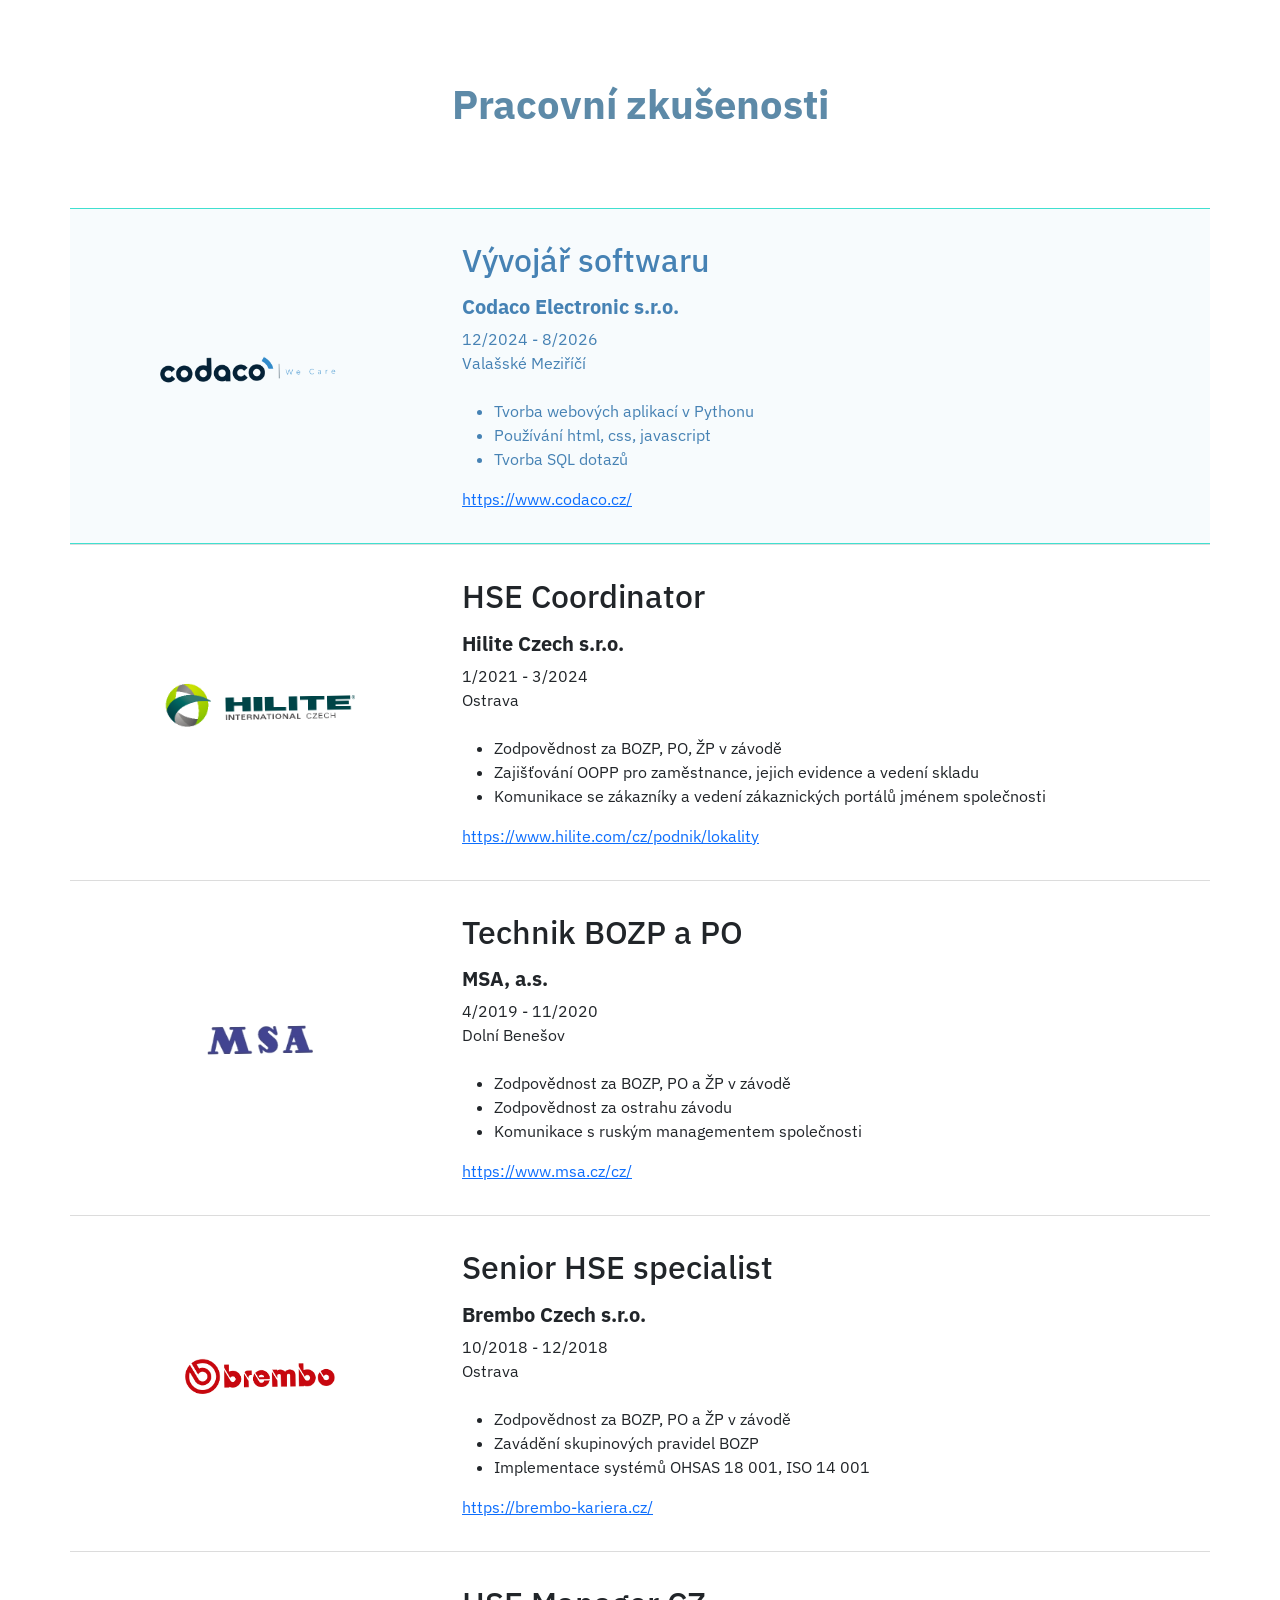
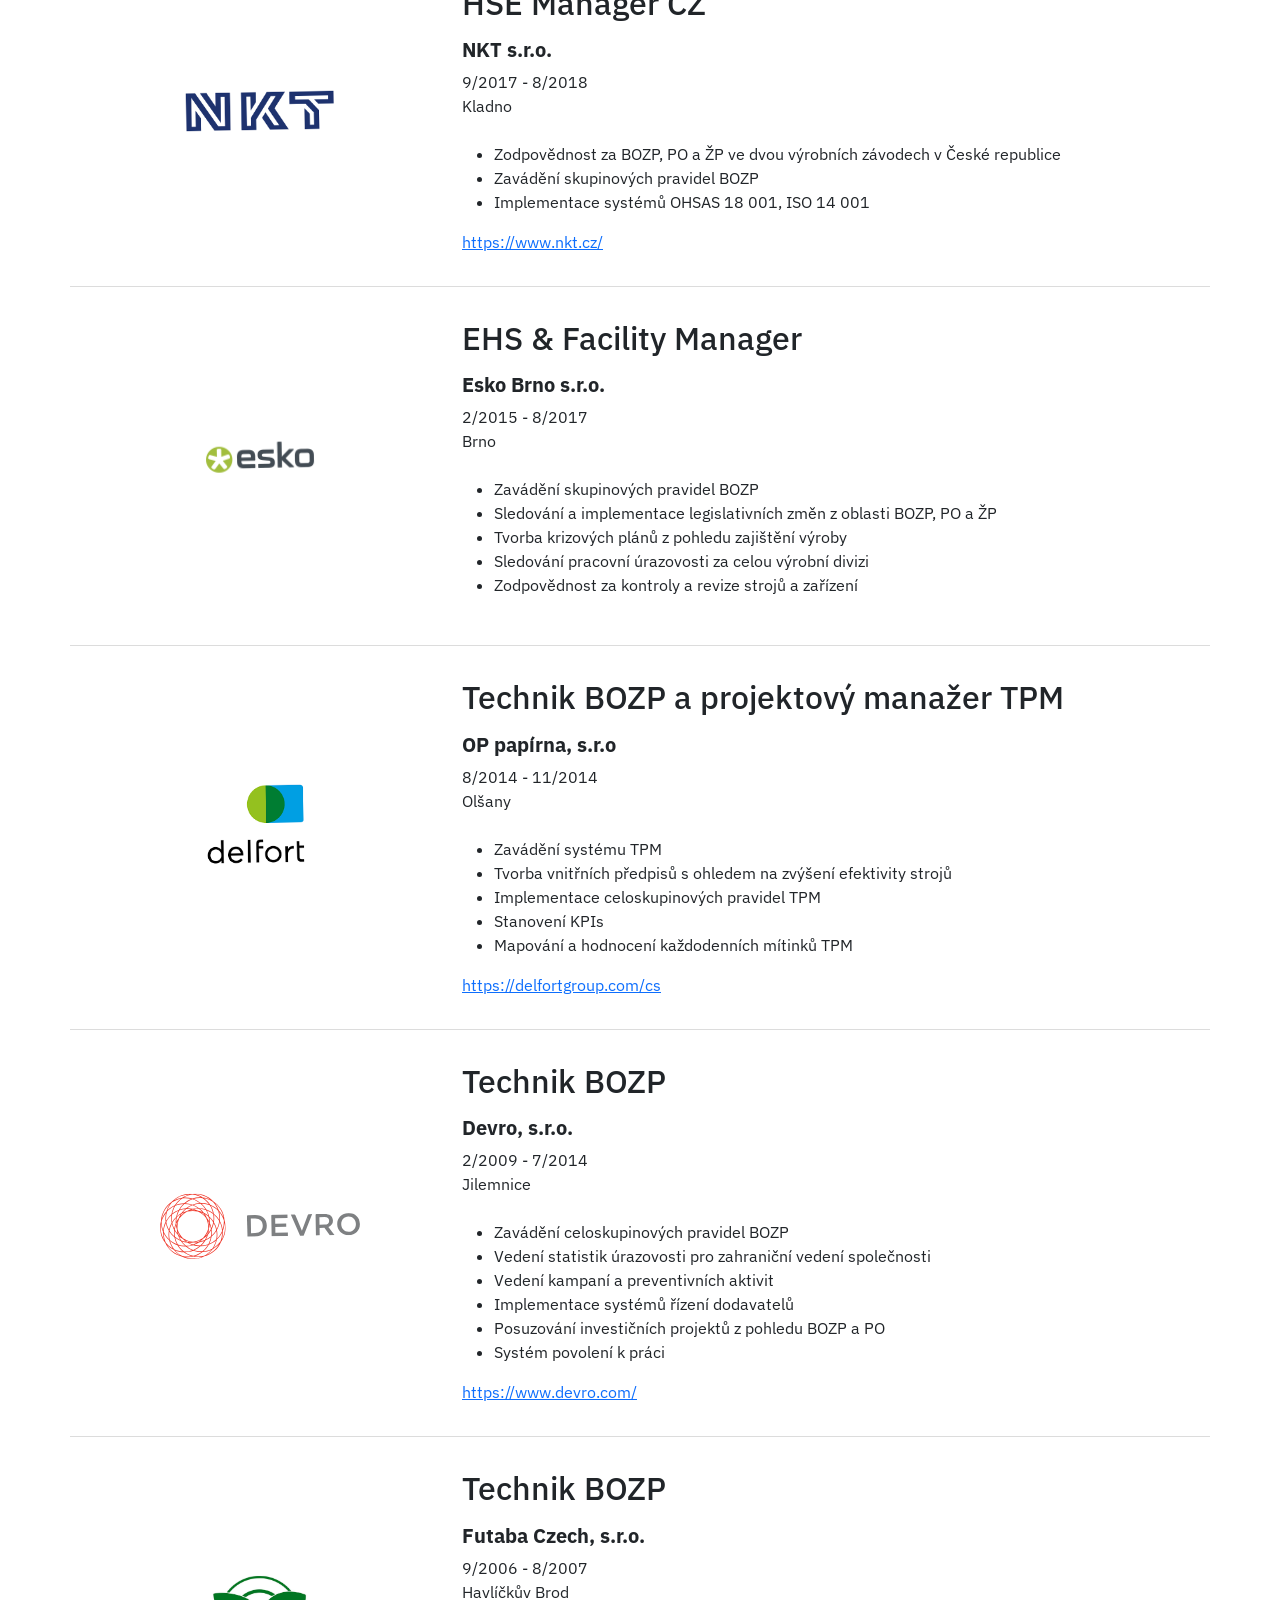
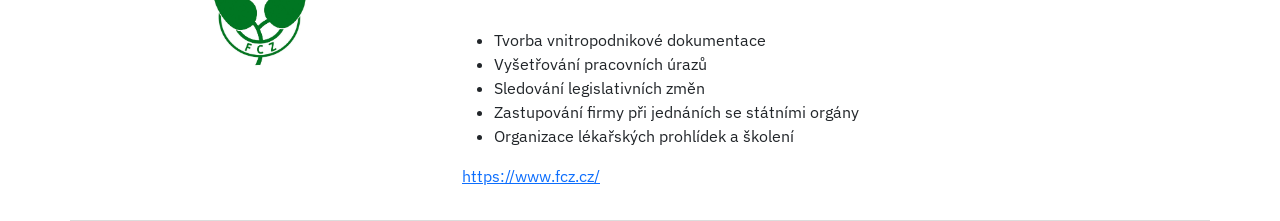
<file: pages/employment.html>
<!DOCTYPE html>
<html lang="en">
<head>
    <meta charset="UTF-8">
    <meta name="viewport" content="width=device-width, initial-scale=1.0">
    <title>Zaměstnání</title>
    <link rel="stylesheet" href="../styles/employment.css">
    <link href="https://cdn.jsdelivr.net/npm/bootstrap@5.3.3/dist/css/bootstrap.min.css" rel="stylesheet" integrity="sha384-QWTKZyjpPEjISv5WaRU9OFeRpok6YctnYmDr5pNlyT2bRjXh0JMhjY6hW+ALEwIH" crossorigin="anonymous">

    <!-- <link href='https://fonts.googleapis.com/css?family=DM Serif Text' rel='stylesheet'> -->
    <link href="https://fonts.googleapis.com/css2?family=Abril+Fatface&family=DM+Serif+Text:ital@0;1&family=IBM+Plex+Sans:ital,wght@0,100;0,200;0,300;0,400;0,500;0,600;0,700;1,100;1,200;1,300;1,400;1,500;1,600;1,700&family=Libre+Baskerville:ital,wght@0,400;0,700;1,400&family=Nerko+One&family=Pacifico&family=Trade+Winds&display=swap" rel="stylesheet">
    <style>
        body {
            font-family: "IBM Plex Sans", sans-serif;font-size: 14px;
        }
    </style>

</head>
<body>

    <h1 style="text-align: center; margin-top: 5rem; margin-bottom: 5rem;" id="employment-title"><b>Pracovní zkušenosti </b></h1>

    <div class="container" style="margin-top: 2rem;">
        <div class="row" style="border-top: 1px solid #40E0D0;border-bottom: 1px solid #40E0D0;" id="row1">
            <div class="col-6 col-sm-6 col-md-4 col-lg-4 col-xl-4 a">
                <p>
                    <img id="hilite" src="../images/codaco.png" alt="Technik BOZP"  style="text-align: center; transform: rotate(-1deg); "/>
                </p>
            </div>
            <div class="col-6 col-sm-6 col-md-8 col-lg-8 col-xl-8 b" style="margin-top: 2rem; margin-bottom: 2rem;">
                <h2 id="h1" style="margin-bottom: 1rem;">Vývojář softwaru</h2>
                    <h5><b>Codaco Electronic s.r.o.</b></h5>
                    12/2024 - 8/2026 <br>
                    Valašské Meziříčí <br>
                    <br>
                    <ul>
                        <li>Tvorba webových aplikací v Pythonu</li>
                        <li>Používání html, css, javascript</li>
                        <li>Tvorba SQL dotazů </li>
                    </ul>

                    <a href="https://www.codaco.cz/">
                        https://www.codaco.cz/
                    </a>
            </div>
        </div>
        <div class="row" style="border-top: 1px solid gainsboro;border-bottom: 1px solid gainsboro;">
            <div class="col-6 col-sm-6 col-md-4 col-lg-4 col-xl-4 a">
                <p>
                    <img id="hilite" src="../images/Hilite.png" alt="Technik BOZP"  style="text-align: center; transform: rotate(-1deg); "/>
                </p>
            </div>
            <div class="col-6 col-sm-6 col-md-8 col-lg-8 col-xl-8 b" style="margin-top: 2rem; margin-bottom: 2rem;">
                <h2 id="h1" style="margin-bottom: 1rem;">HSE Coordinator</h2>
                    <h5><b>Hilite Czech s.r.o.</b></h5>
                    1/2021 - 3/2024 <br>
                    Ostrava <br>
                    <br>
                    <ul>
                        <li>Zodpovědnost za BOZP, PO, ŽP v závodě</li>
                        <li>Zajišťování OOPP pro zaměstnance, jejich evidence a vedení skladu</li>
                        <li>Komunikace se zákazníky a vedení zákaznických portálů jménem společnosti </li>
                    </ul>

                    <a href="https://www.hilite.com/cz/podnik/lokality">
                        https://www.hilite.com/cz/podnik/lokality
                    </a>
            </div>
        </div>
        <div class="row" style="border-bottom: 1px solid gainsboro;">
            <div class="col-6 col-sm-6 col-md-4 col-lg-4 col-xl-4 a">
                <p>
                    <img src="../images/MSA.png" alt="Technik BOZP"  style="width: 150px; text-align: center; transform: rotate(-1deg)"/>
                </p>
            </div>
            <div class="col-6 col-sm-6 col-md-8 col-lg-8 col-xl-8 b" style="margin-top: 2rem; margin-bottom: 2rem;">
                <h2 id="h1" style="margin-bottom: 1rem;">Technik BOZP a PO</h2>
                    <h5><b>MSA, a.s.</b></h5>
                    4/2019 - 11/2020 <br>
                    Dolní Benešov <br>
                    <br>
                    <ul>
                        <li>Zodpovědnost za BOZP, PO a ŽP v závodě</li>
                        <li>Zodpovědnost za ostrahu závodu</li>
                        <li>Komunikace s ruským managementem společnosti </li>
                    </ul>

                    <a href="https://www.msa.cz/cz/">
                        https://www.msa.cz/cz/
                    </a>
            </div>
        </div>
        <div class="row" style="border-bottom: 1px solid gainsboro;">
            <div class="col-6 col-sm-6 col-md-4 col-lg-4 col-xl-4 a">
                <p>
                    <img src="../images/Brembo.png" alt="Technik BOZP"  style="width: 150px; text-align: center; transform: rotate(-1deg)"/>
                </p>
            </div>
            <div class="col-6 col-sm-6 col-md-8 col-lg-8 col-xl-8 b" style="margin-top: 2rem; margin-bottom: 2rem;">
                <h2 id="h1" style="margin-bottom: 1rem;">Senior HSE specialist</h2>
                    <h5><b>Brembo Czech s.r.o.</b></h5>
                    10/2018 - 12/2018 <br>
                    Ostrava <br>
                    <br>
                    <ul>
                        <li>Zodpovědnost za BOZP, PO a ŽP v závodě</li>
                        <li>Zavádění skupinových pravidel BOZP</li>
                        <li>Implementace systémů OHSAS 18 001, ISO 14 001</li>
                    </ul>

                    <a href="https://brembo-kariera.cz/">
                        https://brembo-kariera.cz/
                    </a>
            </div>
        </div>
        <div class="row" style="border-bottom: 1px solid gainsboro;">
            <div class="col-6 col-sm-6 col-md-4 col-lg-4 col-xl-4 a">
                <p>
                    <img src="../images/NKT2.png" alt="Technik BOZP"  style="width: 150px; text-align: center; transform: rotate(-1deg)"/>
                </p>
            </div>
            <div class="col-6 col-sm-6 col-md-8 col-lg-8 col-xl-8 b" style="margin-top: 2rem; margin-bottom: 2rem;">
                <h2 id="h1" style="margin-bottom: 1rem;">HSE Manager CZ</h2>
                    <h5><b>NKT s.r.o.</b></h5>
                    9/2017 - 8/2018 <br>
                    Kladno <br>
                    <br>
                    <ul>
                        <li>Zodpovědnost za BOZP, PO a ŽP ve dvou výrobních závodech v České republice</li>
                        <li>Zavádění skupinových pravidel BOZP</li>
                        <li>Implementace systémů OHSAS 18 001, ISO 14 001</li>
                    </ul>

                    <a href="https://www.nkt.cz/">
                        https://www.nkt.cz/
                    </a>
            </div>
        </div>
        <div class="row" style="border-bottom: 1px solid gainsboro;">
            <div class="col-6 col-sm-6 col-md-4 col-lg-4 col-xl-4 a">
                <p>
                    <img src="../images/Esko2.png" alt="Technik BOZP"  style="width: 150px; text-align: center; transform: rotate(-1deg)"/>
                </p>
            </div>
            <div class="col-6 col-sm-6 col-md-8 col-lg-8 col-xl-8 b" style="margin-top: 2rem; margin-bottom: 2rem;">
                <h2 id="h1" style="margin-bottom: 1rem;">EHS & Facility Manager</h2>
                    <h5><b>Esko Brno s.r.o.</b></h5>
                    2/2015 - 8/2017 <br>
                    Brno <br>
                    <br>
                    <ul>
                        <li>Zavádění skupinových pravidel BOZP</li>
                        <li>Sledování a implementace legislativních změn z oblasti BOZP, PO a ŽP </li>
                        <li>Tvorba krizových plánů z pohledu zajištění výroby</li>
                        <li>Sledování pracovní úrazovosti za celou výrobní divizi</li>
                        <li>Zodpovědnost za kontroly a revize strojů a zařízení</li>  
                    </ul>
            </div>
        </div>
        <div class="row" style="border-bottom: 1px solid gainsboro;">
            <div class="col-6 col-sm-6 col-md-4 col-lg-4 col-xl-4 a">
                <p>
                    <img src="../images/Delfort2.png" alt="Technik BOZP"  style="width: 150px; text-align: center; transform: rotate(-1deg)"/>
                </p>
            </div>
            <div class="col-6 col-sm-6 col-md-8 col-lg-8 col-xl-8 b" style="margin-top: 2rem; margin-bottom: 2rem;">
                <h2 id="h1" style="margin-bottom: 1rem;">Technik BOZP a projektový manažer TPM  </h2>
                    <h5><b>OP papírna, s.r.o</b></h5>
                    8/2014 - 11/2014 <br>
                    Olšany <br>
                    <br>
                    <ul>
                        <li>Zavádění systému TPM</li>
                        <li>Tvorba vnitřních předpisů s ohledem na zvýšení efektivity strojů</li>
                        <li>Implementace celoskupinových pravidel TPM</li>
                        <li>Stanovení KPIs</li>
                        <li>Mapování a hodnocení každodenních mítinků TPM</li>   
                    </ul>

                    <a href="https://delfortgroup.com/cs">
                        https://delfortgroup.com/cs
                    </a>
            </div>
        </div>
        <div class="row" style="border-bottom: 1px solid gainsboro;">
            <div class="col-6 col-sm-6 col-md-4 col-lg-4 col-xl-4 a">
                <p>
                    <img id="devro" src="../images/Devro.svg" alt="Technik BOZP"  style="text-align: center; transform: rotate(-1deg)" />
                </p>
            </div>
            <div class="col-6 col-sm-6 col-md-8 col-lg-8 col-xl-8 b" style="margin-top: 2rem; margin-bottom: 2rem;">
                <h2 id="h1" style="margin-bottom: 1rem;">Technik BOZP</h2>
                    <h5><b>Devro, s.r.o.</b></h5>
                    2/2009 - 7/2014 <br>
                    Jilemnice <br>
                    <br>
                    <ul>
                        <li>Zavádění celoskupinových pravidel BOZP</li>
                        <li>Vedení statistik úrazovosti pro zahraniční vedení společnosti</li>
                        <li>Vedení kampaní a preventivních aktivit</li>
                        <li>Implementace systémů řízení dodavatelů</li>
                        <li>Posuzování investičních projektů z pohledu BOZP a PO</li> 
                        <li>Systém povolení k práci</li>   
                    </ul>

                    <a href="https://www.devro.com/">
                        https://www.devro.com/
                    </a>
            </div>
        </div>
        <div class="row" style="border-bottom: 1px solid gainsboro;">
            <div class="col-6 col-sm-6 col-md-4 col-lg-4 col-xl-4 a">
                <p>
                    <img src="../images/FCZ.jpg" alt="Technik BOZP"  style="width: 100px; text-align: center; transform: rotate(-1deg)"/>
                </p>
            </div>
            <div class="col-6 col-sm-6 col-md-8 col-lg-8 col-xl-8 b" style="margin-top: 2rem; margin-bottom: 2rem;">
                <h2 id="h1" style="margin-bottom: 1rem;">Technik BOZP</h2>
                    <h5><b>Futaba Czech, s.r.o.</b></h5>
                    9/2006 - 8/2007 <br>
                    Havlíčkův Brod <br>
                    <br>
                    <ul>
                        <li>Tvorba vnitropodnikové dokumentace</li>
                        <li>Vyšetřování pracovních úrazů</li>
                        <li>Sledování legislativních změn</li>
                        <li>Zastupování firmy při jednáních se státními orgány</li>
                        <li>Organizace lékařských prohlídek a školení</li>  
                    </ul>

                    <a href="https://www.fcz.cz/">
                        https://www.fcz.cz/
                    </a>
            </div>
        </div>
    </div>


      <script 
        src="https://cdn.jsdelivr.net/npm/bootstrap@5.3.3/dist/js/bootstrap.bundle.min.js" integrity="sha384-YvpcrYf0tY3lHB60NNkmXc5s9fDVZLESaAA55NDzOxhy9GkcIdslK1eN7N6jIeHz" crossorigin="anonymous">
      </script>
    
</body>
</html>
</file>
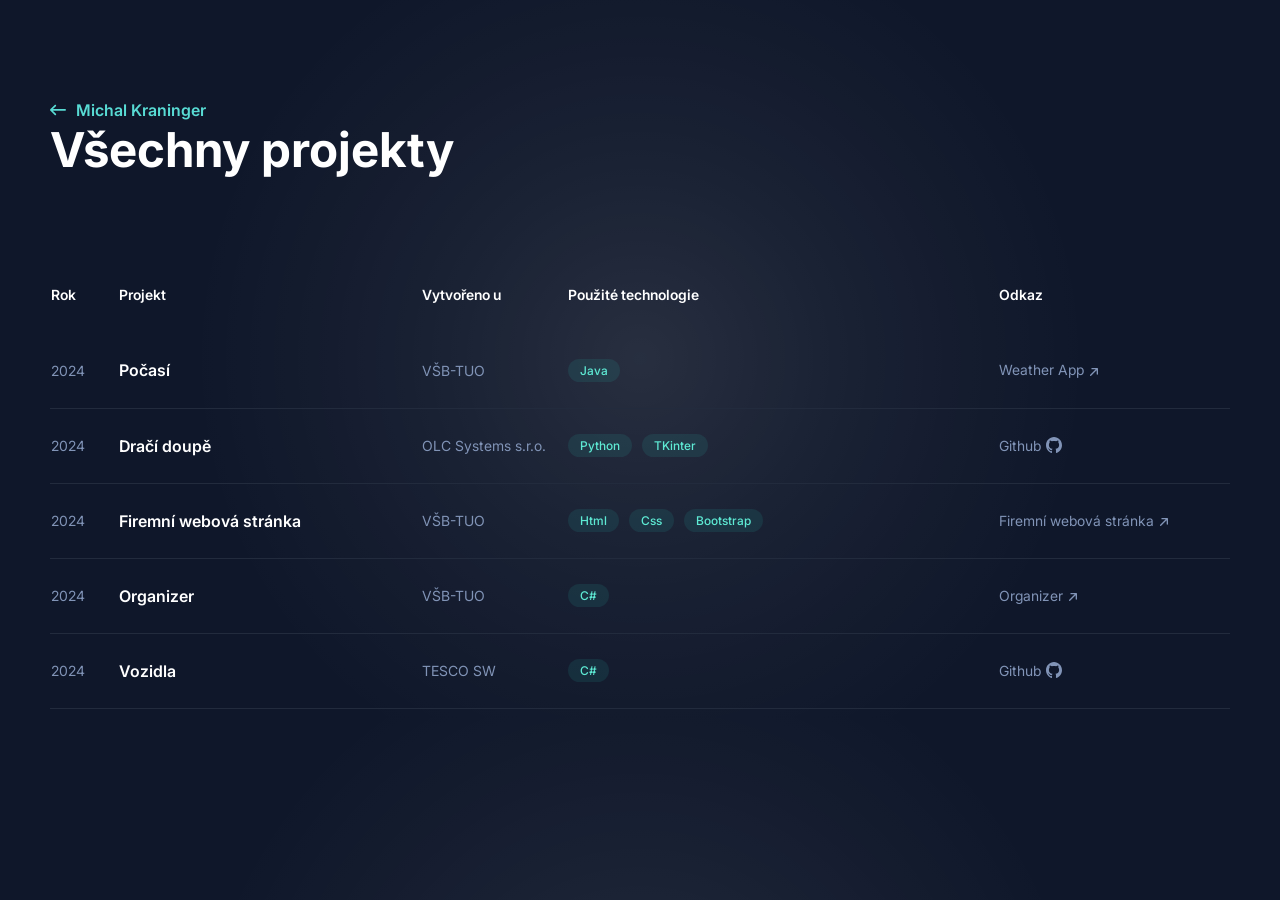
<file: pages/projects.html>
<!DOCTYPE html>
<html lang="en">
<head>
    <meta charset="UTF-8">
    <meta name="viewport" content="width=device-width, initial-scale=1.0">
    <title>Projects</title>

    <link rel="stylesheet" href="../styles/projects.css">


</head>
<body>

    <div id="headingC">
        <a id="headingC-name" href="../index.html"> 

            <span id="headingC-name-span">

                <svg id="headingC-name-span-img" viewBox="0 -6.5 38 38">
                    <title>left-arrow</title>
                    <desc>Created with Sketch.</desc>
                    <g id="icons" stroke="none" stroke-width="1" fill="none" fill-rule="evenodd">
                        <g id="ui-gambling-website-lined-icnos-casinoshunter" transform="translate(-1641.000000, -158.000000)" fill="currentColor" fill-rule="nonzero">
                            <g id="1" transform="translate(1350.000000, 120.000000)">
                                <path d="M317.812138,38.5802109 L328.325224,49.0042713 L328.41312,49.0858421 C328.764883,49.4346574 328.96954,49.8946897 329,50.4382227 L328.998248,50.6209428 C328.97273,51.0514917 328.80819,51.4628128 328.48394,51.8313977 L328.36126,51.9580208 L317.812138,62.4197891 C317.031988,63.1934036 315.770571,63.1934036 314.990421,62.4197891 C314.205605,61.6415481 314.205605,60.3762573 314.990358,59.5980789 L322.274264,52.3739093 L292.99947,52.3746291 C291.897068,52.3746291 291,51.4850764 291,50.3835318 C291,49.2819872 291.897068,48.3924345 292.999445,48.3924345 L322.039203,48.3917152 L314.990421,41.4019837 C314.205605,40.6237427 314.205605,39.3584519 314.990421,38.5802109 C315.770571,37.8065964 317.031988,37.8065964 317.812138,38.5802109 Z" id="left-arrow" transform="translate(310.000000, 50.500000) scale(-1, 1) translate(-310.000000, -50.500000) "></path>
                            </g>
                        </g>
                    </g>
                </svg>

            </span> 

            Michal Kraninger
        </a>
        <p id="headingC-subtitle">Všechny projekty</p>     
    </div>

    <div id="tableC">

        <table id="t1">
            <tr>
                <th>Rok</th>
                <th>Projekt</th>
                <th>Projekt</th>
                <th>Vytvořeno u</th>
                <th>Použité technologie</th>
                <th>Odkaz</th>
            </tr>

            <tr>
                <td>2024</td>
                <td>Počasí</td>
                <td>

                    <div class="link-container">

                        <a href="https://majkl.jecool.net/projects/Weather/" target="_blank" class="td-a2">
                            
                            <span class="link-container-span">Počasí</span>

                            <svg viewBox="0 0 24 24" class="td-a-img3">

                                <g data-name="Layer 2">

                                <g data-name="diagonal-arrow-right-up">

                                <rect width="24" height="24" transform="rotate(180 12 12)" opacity="0"/>

                                <path d="M18 7.05a1 1 0 0 0-1-1L9 6a1 1 0 0 0 0 2h5.56l-8.27 8.29a1 1 0 0 0 0 1.42 1 1 0 0 0 1.42 0L16 9.42V15a1 1 0 0 0 1 1 1 1 0 0 0 1-1z" fill="currentColor"/>

                                </g>

                                </g>

                            </svg>
                        </a>

                    </div>

                </td>
                <td>VŠB-TUO</td>
                <td>

                    <div class="technologies">
                        <div class="programLang">Java</div>
                    </div>

                </td>
                <td>
        
                    <div class="link-container">

                        <a href="https://majkl.jecool.net/projects/Weather/" target="_blank" class="td-a">
                            Weather App

                            <svg viewBox="0 0 24 24" class="td-a-img">

                                <g data-name="Layer 2">

                                <g data-name="diagonal-arrow-right-up">

                                <rect width="24" height="24" transform="rotate(180 12 12)" opacity="0"/>

                                <path d="M18 7.05a1 1 0 0 0-1-1L9 6a1 1 0 0 0 0 2h5.56l-8.27 8.29a1 1 0 0 0 0 1.42 1 1 0 0 0 1.42 0L16 9.42V15a1 1 0 0 0 1 1 1 1 0 0 0 1-1z" fill="currentColor"/>

                                </g>

                                </g>

                            </svg>
                        </a>

                    </div>

                </td>
            </tr>

            <tr>
                <td>2024</td>
                <td>Dračí doupě</td>

                <td>

                    <div class="link-container">

                        <p class="td-a3">
                            
                            <span class="link-container-span">Dračí doupě</span>

                        </p>

                    </div>

                </td>

                <td>OLC Systems s.r.o.</td>
                <td>

                    <div class="technologies">
                        <div class="programLang">Python</div>
                        <div class="programLang">TKinter</div>
                    </div>

                </td>
                <td>
        
                    <div class="link-container">

                        <a href="https://github.com/MajklKra/DragonsDen" target="_blank" class="td-a">
                            Github

                            <svg viewBox="0 0 20 20" class="td-a-img2">
    
                                <title>github [#142]</title>
                                <desc>Created with Sketch.</desc>
                                <defs>

                                </defs>
                                    <g id="Page-1" stroke="none" stroke-width="1" fill="none" fill-rule="evenodd">
                                        <g id="Dribbble-Light-Preview" transform="translate(-140.000000, -7559.000000)" fill="currentColor">
                                            <g id="icons" transform="translate(56.000000, 160.000000)">
                                                <path d="M94,7399 C99.523,7399 104,7403.59 104,7409.253 C104,7413.782 101.138,7417.624 97.167,7418.981 C96.66,7419.082 96.48,7418.762 96.48,7418.489 C96.48,7418.151 96.492,7417.047 96.492,7415.675 C96.492,7414.719 96.172,7414.095 95.813,7413.777 C98.04,7413.523 100.38,7412.656 100.38,7408.718 C100.38,7407.598 99.992,7406.684 99.35,7405.966 C99.454,7405.707 99.797,7404.664 99.252,7403.252 C99.252,7403.252 98.414,7402.977 96.505,7404.303 C95.706,7404.076 94.85,7403.962 94,7403.958 C93.15,7403.962 92.295,7404.076 91.497,7404.303 C89.586,7402.977 88.746,7403.252 88.746,7403.252 C88.203,7404.664 88.546,7405.707 88.649,7405.966 C88.01,7406.684 87.619,7407.598 87.619,7408.718 C87.619,7412.646 89.954,7413.526 92.175,7413.785 C91.889,7414.041 91.63,7414.493 91.54,7415.156 C90.97,7415.418 89.522,7415.871 88.63,7414.304 C88.63,7414.304 88.101,7413.319 87.097,7413.247 C87.097,7413.247 86.122,7413.234 87.029,7413.87 C87.029,7413.87 87.684,7414.185 88.139,7415.37 C88.139,7415.37 88.726,7417.2 91.508,7416.58 C91.513,7417.437 91.522,7418.245 91.522,7418.489 C91.522,7418.76 91.338,7419.077 90.839,7418.982 C86.865,7417.627 84,7413.783 84,7409.253 C84,7403.59 88.478,7399 94,7399" id="github-[#142]"></path>
                                            </g>
                                        </g>
                                    </g>

                            </svg>

                        </a>

                    </div>

                </td>
            </tr>

            <tr>
                <td>2024</td>
                <td>Firemní webová stránka</td>
                <td>

                    <div class="link-container">

                        <a href="https://majkl.jecool.net/projects/firma/index.html" target="_blank" class="td-a2">
                            
                            <span class="link-container-span">Firemní webová stránka</span>

                            <svg viewBox="0 0 24 24" class="td-a-img3">

                                <g data-name="Layer 2">

                                <g data-name="diagonal-arrow-right-up">

                                <rect width="24" height="24" transform="rotate(180 12 12)" opacity="0"/>

                                <path d="M18 7.05a1 1 0 0 0-1-1L9 6a1 1 0 0 0 0 2h5.56l-8.27 8.29a1 1 0 0 0 0 1.42 1 1 0 0 0 1.42 0L16 9.42V15a1 1 0 0 0 1 1 1 1 0 0 0 1-1z" fill="currentColor"/>

                                </g>

                                </g>

                            </svg>
                        </a>

                    </div>

                </td>

                <td>VŠB-TUO</td>
                <td>

                    <div class="technologies">
                        <div class="programLang">Html</div>
                        <div class="programLang">Css</div>
                        <div class="programLang">Bootstrap</div>
                    </div>

                </td>
                <td>
        
                    <div class="link-container">

                        <a href="https://majkl.jecool.net/projects/firma/index.html" target="_blank" class="td-a">
                            Firemní webová stránka

                            <svg viewBox="0 0 24 24" class="td-a-img">

                                <g data-name="Layer 2">

                                <g data-name="diagonal-arrow-right-up">

                                <rect width="24" height="24" transform="rotate(180 12 12)" opacity="0"/>

                                <path d="M18 7.05a1 1 0 0 0-1-1L9 6a1 1 0 0 0 0 2h5.56l-8.27 8.29a1 1 0 0 0 0 1.42 1 1 0 0 0 1.42 0L16 9.42V15a1 1 0 0 0 1 1 1 1 0 0 0 1-1z" fill="currentColor"/>

                                </g>

                                </g>

                            </svg>
                        </a>

                    </div>

                </td>
            </tr>

            <tr>
                <td>2024</td>
                <td>Organizer</td>
                <td>

                    <div class="link-container">

                        <a href="http://birthcal.runasp.net/Account/Login?ReturnUrl=%2FPerson%2FBirthday" target="_blank" class="td-a2">
                            
                            <span class="link-container-span">Organizer</span>

                            <svg viewBox="0 0 24 24" class="td-a-img3">

                                <g data-name="Layer 2">

                                <g data-name="diagonal-arrow-right-up">

                                <rect width="24" height="24" transform="rotate(180 12 12)" opacity="0"/>

                                <path d="M18 7.05a1 1 0 0 0-1-1L9 6a1 1 0 0 0 0 2h5.56l-8.27 8.29a1 1 0 0 0 0 1.42 1 1 0 0 0 1.42 0L16 9.42V15a1 1 0 0 0 1 1 1 1 0 0 0 1-1z" fill="currentColor"/>

                                </g>

                                </g>

                            </svg>
                        </a>

                    </div>

                </td>
                <td>VŠB-TUO</td>
                <td>

                    <div class="technologies">
                        <div class="programLang">C#</div>
                    </div>

                </td>
                <td>
        
                    <div class="link-container">

                        <a href="http://birthcal.runasp.net/Account/Login?ReturnUrl=%2FPerson%2FBirthday" target="_blank" class="td-a">
                            Organizer

                            <svg viewBox="0 0 24 24" class="td-a-img">

                                <g data-name="Layer 2">

                                <g data-name="diagonal-arrow-right-up">

                                <!-- <rect width="24" height="24" transform="rotate(180 12 12)" /> -->

                                <path d="M18 7.05a1 1 0 0 0-1-1L9 6a1 1 0 0 0 0 2h5.56l-8.27 8.29a1 1 0 0 0 0 1.42 1 1 0 0 0 1.42 0L16 9.42V15a1 1 0 0 0 1 1 1 1 0 0 0 1-1z" fill="currentColor"/>

                                </g>

                                </g>

                            </svg>
                        </a>

                    </div>

                </td>
            </tr>

            <tr>
                <td>2024</td>
                <td>Vozidla</td>

                <td>

                    <div class="link-container">

                        <p class="td-a3">
                            <span class="link-container-span">Vozidla</span>
                        </p>

                    </div>

                </td>
                
                <td>TESCO SW</td>
                <td>

                    <div class="technologies">
                        <div class="programLang">C#</div>
                    </div>

                </td>
                <td>
        
                    <div class="link-container">

                        <a href="https://github.com/MajklKra/Wpf_T.git" target="_blank" class="td-a">
                       
                            Github

                            <svg viewBox="0 0 20 20" class="td-a-img2">
    
                                <title>github [#142]</title>
                                <desc>Created with Sketch.</desc>
                                <defs>

                                </defs>
                                    <g id="Page-1" stroke="none" stroke-width="1" fill="none" fill-rule="evenodd">
                                        <g id="Dribbble-Light-Preview" transform="translate(-140.000000, -7559.000000)" fill="currentColor">
                                            <g id="icons" transform="translate(56.000000, 160.000000)">
                                                <path d="M94,7399 C99.523,7399 104,7403.59 104,7409.253 C104,7413.782 101.138,7417.624 97.167,7418.981 C96.66,7419.082 96.48,7418.762 96.48,7418.489 C96.48,7418.151 96.492,7417.047 96.492,7415.675 C96.492,7414.719 96.172,7414.095 95.813,7413.777 C98.04,7413.523 100.38,7412.656 100.38,7408.718 C100.38,7407.598 99.992,7406.684 99.35,7405.966 C99.454,7405.707 99.797,7404.664 99.252,7403.252 C99.252,7403.252 98.414,7402.977 96.505,7404.303 C95.706,7404.076 94.85,7403.962 94,7403.958 C93.15,7403.962 92.295,7404.076 91.497,7404.303 C89.586,7402.977 88.746,7403.252 88.746,7403.252 C88.203,7404.664 88.546,7405.707 88.649,7405.966 C88.01,7406.684 87.619,7407.598 87.619,7408.718 C87.619,7412.646 89.954,7413.526 92.175,7413.785 C91.889,7414.041 91.63,7414.493 91.54,7415.156 C90.97,7415.418 89.522,7415.871 88.63,7414.304 C88.63,7414.304 88.101,7413.319 87.097,7413.247 C87.097,7413.247 86.122,7413.234 87.029,7413.87 C87.029,7413.87 87.684,7414.185 88.139,7415.37 C88.139,7415.37 88.726,7417.2 91.508,7416.58 C91.513,7417.437 91.522,7418.245 91.522,7418.489 C91.522,7418.76 91.338,7419.077 90.839,7418.982 C86.865,7417.627 84,7413.783 84,7409.253 C84,7403.59 88.478,7399 94,7399" id="github-[#142]"></path>
                                            </g>
                                        </g>
                                    </g>

                            </svg>
                        </a>

                    </div>

                </td>
            </tr>


        </table>
    </div>


    <script src="../js/projects.js"></script>
    
</body>
</html>
</file>
<file: styles/employment.css>
html{
    font-family: "DM Serif Text", serif;
}


html > body{
    background-color:  white;
    font-size: medium;
}

.d1{
    display: flex;
    justify-content: center;
    align-items: center;
}

.d1 #td1{
    display: flex;
    justify-content: center;
    align-items: center;
}

.d1 li{
    line-height: 1.5;
    list-style-type: square;
}



/* #h2,#h3,#h4
{
    margin-left: 0rem;
    margin-top: 0rem;
    margin-bottom: 0.3rem;
} */

.container{
    
}

.col-4{
    display: flex;
    justify-content: center;
    align-items: center;
}

.col-8>ul>li{
    list-style-type: square;
}

@media screen and (max-width: 575px) 
{
    /* html>body{
        color:red;
    } */

    #hilite{
        width: 8rem;
    }

    #devro{
        width: 8rem;
    }
}

@media screen and (min-width: 575px) and (max-width: 767px) 
{
    /* html>body{
        color:blue;
    } */

    #hilite{
        width: 9rem;
    }

    #devro{
        width: 9rem;
    }
}

@media screen and (min-width: 767px) and (max-width: 991px) 
{
    /* html>body{
        color:green;
    } */

    #hilite{
        width: 200px;
    }

    #devro{
        width: 200px;
    }
}

@media screen and (min-width: 992px) and (max-width: 1199px) 
{

    /* html>body{
        color:pink;
    } */

    #hilite{
        width: 200px;
    }

    #devro{
        width: 200px;
    }
}

@media screen and (min-width: 1200px)
{
    
    /* html>body{
        color:yellow;
    } */

    #hilite{
        width: 200px;
    }

    #devro{
        width: 200px;
    }
}

html>body>div>div>div{
  
}

.a{
    display: flex;
    justify-content: center;
    align-items: center;
}


.b{
    list-style-type: square;
}

#row1
{
    background-color: rgba(173, 216, 230, 0.1);
    color:#4682B4;
}

#employment-title
{
    color:#5D8AA8;
    /* text-shadow: 1px 1px 4px #4169E1;  */
}
</file>
<file: styles/projects.css>
@font-face 
{
    font-family: "Inter";
    src: url("../fonts/Inter/Inter_18pt-Regular.ttf") format("truetype");
    font-weight: 400;
    font-style: normal;
}

@font-face 
{
    font-family: "Inter";
    src: url("../fonts/Inter/Inter_18pt-Medium.ttf") format("truetype");
    font-weight: 500;
    font-style: normal;
}

@font-face {
    font-family: "Inter";
    src: url("../fonts/Inter/Inter_18pt-SemiBold.ttf") format("truetype");
    font-weight: 600;
    font-style: normal;
}

@font-face 
{
    font-family: "Inter";
    src: url("../fonts/Inter/Inter_18pt-Bold.ttf") format("truetype");
    font-weight: 700;
    font-style: normal;
}


body
{
    /* padding-left: 360px;
    padding-right: 360px; */

    /* background-color: rgba(15,23,42,255); */

    --mouse-x: 50%;
    --mouse-y: 50%;

    background:
    radial-gradient(
        600px circle at var(--mouse-x) var(--mouse-y),
        rgba(255, 255, 255, 0.10) 0%,
        rgba(255, 255, 255, 0.05) 30%,
        rgba(255, 255, 255, 0.02) 55%,
        transparent 75%
    ),
    rgba(15, 23, 42, 1);

}

#headingC
{
    margin-top: 100px;
    margin-bottom:77px;
}

#headingC-name
{
    /* background-color: pink;  */
    font-family: "Inter";
    font-size: 16px;
    font-weight: 600;
    margin: 0px;

    display: flex;
    align-items: center;
    color: rgba(88,219,212,255);

    cursor: pointer;

    text-decoration: none;

    width:fit-content;
}

#headingC-subtitle
{
    font-family: "Inter";
    font-size: 48px;
    font-weight: 700;

    /* background-color: red; */

    margin: 0px;

    color:white;
}

#headingC-name-span-img
{
    width: 16px;
    height: 16px;
    /* background-color: blue; */

    display: inline-block;
    color: rgba(88,219,212,255);

    transition: transform 0.2s ease;
}

#headingC-name-span
{
    /* background-color: green;  */

    display: flex;
    align-items: center;
    justify-content: center;

    margin-right: 10px;
} 

#headingC-name:hover #headingC-name-span-img 
{
    transform: translateX(-4px);
}

table 
{
    
    width: 1170px;
    table-layout: fixed;
    border-collapse: collapse;

}

table tr
{
    height: 75px;
    text-align: left;
    color: #888888;
}

th:nth-child(1) 
{
    /* width: 10%; */

    width: 66px;
    height: 75px;

    /* background-color: yellow; */
    text-align: left;

    font-family: Inter, sans-serif;
    font-size: 14px;
    font-weight: 600;
    color: white;
}

th:nth-child(2) 
{
    /* width: 25%; */

    width: 301px;

    /* background-color: orange; */
    text-align: left;
    font-family: Inter, sans-serif;
    font-size: 14px;
    font-weight: 600;

    color: white;
}

th:nth-child(3) 
{
    /* width: 25%; */

    width: 301px;

    /* background-color: orange; */
    text-align: left;
    font-family: Inter, sans-serif;
    font-size: 14px;
    font-weight: 600;

    color: white;
}


th:nth-child(4) 
{
    /* width: 20%; */

    width: 144px;

    /* background-color: purple; */
    text-align: left;

    font-family: Inter, sans-serif;
    font-size: 14px;
    font-weight: 600;

    color: white;
}

th:nth-child(5) 
{
    /* width: 30%; */

    width: 429px;

    /* background-color: cyan; */
    text-align: left;

    font-family: Inter, sans-serif;
    font-size: 14px;
    font-weight: 600;

    color: white;
}

th:nth-child(6) 
{
    width: 230px;
    /* background-color: magenta; */
    text-align: left;
    
    font-family: Inter, sans-serif;
    font-size: 14px;
    font-weight: 600;

    color: white;

}

td 
{
    border-bottom: 1px solid rgba(34,43,61,1);;
}

/* 1. sloupec */
td:nth-child(1) 
{

    font-family: "Inter", sans-serif;
    font-size: 14px;
    font-weight: 400;

    color: rgba(129,148,183,1);

}

/* 2. sloupec */
td:nth-child(2) 
{

    font-family: "Inter", sans-serif;
    font-size: 16px;
    font-weight: 600;

    color:white;
    
}

td:nth-child(3) 
{

    font-family: "Inter", sans-serif;
    font-size: 16px;
    font-weight: 600;

    color:white;
    
}

/* 4. sloupec */
td:nth-child(4) 
{

    font-family: "Inter", sans-serif;
    font-size: 14px;
    font-weight: 400;

    color: rgba(129,148,183,1);
}


.td-a:hover 
{
    color: rgba(88, 219, 212, 1);
}

.programLang
{
    font-family: "Inter", sans-serif;
    font-size: 12px;
    font-weight: 500;
    padding: 4px 12px;

    color: #5EEAD4;              
    background-color: #2DD4BF1A;  

    width: fit-content;

    border-radius:25px; /* kulaté rohy */

    margin-right: 5px;
}

.technologies 
{
    font-family: "Inter", sans-serif;
    font-size: 14px;
    font-weight: 400;

    display: inline-flex;
    align-items: center;
    gap: 5px;
}

.td-a-img
{
    width: 16px;
    height: 16px;

    /* background-color: red; */

    margin-left: 2px; 

    /* color: rgba(129,148,183,1); */

    /* background-color: red;  */
}

.td-a 
{
    display: inline-flex;
    align-items: center;
    /* gap: 5px; */

    text-decoration: none;
    font-family: "Inter", sans-serif;
    font-size: 14px;
    font-weight: 400;

    color: rgba(129,148,183,1);

    /* background-color: blue;  */

    transition: transform 0.2s ease;
}

.td-a-img2
{
    width: 16px;
    height: 16px;

    /* background-color: red; */

    /* color: rgba(129,148,183,1); */

    margin-left: 5px;
}

.td-a-img path {
    transform: translateY(3px);
}


.td-a:hover .td-a-img {
    transform: translate(2px, -2px);
}

#tableC
{
    height: 100%;
}

.link-container-span
{

    font-family: "Inter", sans-serif;
    font-size: 16px;
    font-weight: 600;

    color: inherit;

}


.td-a-img3
{
    width: 16px;
    height: 16px;

    /* background-color: red; */

    margin-left: 2px; 

    /* color: rgba(129,148,183,1); */

    /* background-color: red;  */

}

.td-a2 
{
    display: inline-flex;
    align-items: center;
    /* gap: 5px; */

    text-decoration: none;
    font-family: "Inter", sans-serif;
    font-size: 14px;
    font-weight: 400;

    color: white;

    /* background-color: blue;  */

    transition: transform 0.2s ease;
}


.td-a-img3 path 
{
    transform: translateY(3px);
}


.td-a2:hover .td-a-img3
{
    transform: translate(2px, -2px);
}

.td-a2:hover 
{
    color: rgba(88, 219, 212, 1) !important;
}


.td-a3
{
    display: inline-flex;
    align-items: center;
    /* gap: 5px; */

    text-decoration: none;
    font-family: "Inter", sans-serif;
    font-size: 14px;
    font-weight: 400;

    color: white;

    /* background-color: blue;  */

    transition: transform 0.2s ease;
}



/* Breakpoints */


/* desktop s velkým monitorem */
@media (max-width: 319px)
{

   body
   {
      display: none;
   }

}


@media screen and (min-width: 320px) and (max-width: 575px)
{

    #t1
    {
        /* background-color: violet; */
    }

    #tableC
    {
        /* background-color: pink; */

        display: flex;
        justify-content: center;
    }

    #headingC
    {
        /* background-color: orange; */

        flex-direction: column;

        display: flex;
        justify-content: center;
        align-items: center;

        margin-top: 50px;
        margin-bottom: 40px;
    }

    #headingC-name
    {
        /* background-color: green; */
        min-width: 100%;
    }

    #headingC-subtitle
    {
        /* background-color: violet; */
        min-width: 100%;

        font-size: 36px !important;
    }


    td:nth-child(2) 
    {
        display: none;
    }


    th:nth-child(2) 
    {
        display: none;
    }


    /* td:nth-child(3) 
    {
        display: none;
    }


    th:nth-child(3) 
    {
        display: none;
    } */

    td:nth-child(4) 
    {
        display: none;
    }


    th:nth-child(4) 
    {
        display: none;
    }


    td:nth-child(5) 
    {
        display: none;
    }


    th:nth-child(5) 
    {
        display: none;
    }

    td:nth-child(6) 
    {
        display: none;
    }


    th:nth-child(6) 
    {
        display: none;
    }



    td:nth-child(1) 
    {
        /* width: 64px; */
        width: 20%;
        /* background-color: red; */
    }


    th:nth-child(1) 
    {
        /* width: 64px; */
        width: 20%;
        /* background-color: red; */
    }

    td:nth-child(2) 
    {
        width: 339px;
        /* background-color: orange; */
    }


    th:nth-child(2) 
    {
        width: 339px;
        /* background-color: orange; */
    }

    td:nth-child(5) 
    {
        width: 252px;
        /* background-color: violet; */
    }


    th:nth-child(5) 
    {
        width: 252px;
        /* background-color: violet; */
    }

    td:nth-child(3) 
    {
        width: 80%;
        /* background-color: violet; */
    }


    th:nth-child(3) 
    {
        width: 80%;
        /* background-color: violet; */
    }

    body
    {
        padding-left: 20px;
        padding-right: 20px;
    }

    table tr
    {
        height: 55px !important;      
    }

    th:nth-child(1) 
    {
        height: 55px !important;
    }

}


@media screen and (min-width: 576px) and (max-width: 767px)
{

   
    #t1
    {
        /* background-color: violet; */
    }

    #tableC
    {
        /* background-color: pink; */

        display: flex;
        justify-content: center;
    }

    #headingC
    {
        /* background-color: orange; */

        flex-direction: column;

        display: flex;
        justify-content: center;
        align-items: center;

        margin-top: 50px;
        margin-bottom: 40px;
    }

    #headingC-name
    {
        /* background-color: green; */
        min-width: 100%;
    }

    #headingC-subtitle
    {
        /* background-color: violet; */
        min-width: 100%;
        font-size: 36px !important;
    }


    td:nth-child(2) 
    {
        display: none;
    }


    th:nth-child(2) 
    {
        display: none;
    }


    /* td:nth-child(3) 
    {
        display: none;
    }


    th:nth-child(3) 
    {
        display: none;
    } */

    td:nth-child(4) 
    {
        display: none;
    }


    th:nth-child(4) 
    {
        display: none;
    }


    td:nth-child(5) 
    {
        display: none;
    }


    th:nth-child(5) 
    {
        display: none;
    }

    td:nth-child(6) 
    {
        display: none;
    }


    th:nth-child(6) 
    {
        display: none;
    }



    td:nth-child(1) 
    {
        width: 64px;
       /* background-color: red; */
    }


    th:nth-child(1) 
    {
        width: 64px;
        /* background-color: red; */
    }

    td:nth-child(2) 
    {
        width: 339px;
        /* background-color: orange; */
    }


    th:nth-child(2) 
    {
        width: 339px;
        /* background-color: orange; */
    }

     td:nth-child(5) 
    {
        width: 252px;
        /* background-color: violet; */
    }


    th:nth-child(5) 
    {
        width: 252px;
        /* background-color: violet; */
    }

    body
    {
        padding-left: 50px;
        padding-right: 50px;
    }


     table tr
    {
        height: 55px !important;      
    }

    th:nth-child(1) 
    {
        height: 55px !important;
    }


}

/* Tablet */
@media screen and (min-width: 768px) and (max-width: 991px)
{

    #t1
    {
       /*  background-color: green; */
    }

    #tableC
    {
        /* background-color: pink; */

        display: flex;
        justify-content: center;
    }

    #headingC
    {
       /* background-color: orange; */

        flex-direction: column;

        display: flex;
        justify-content: center;
        align-items: center;

        margin-top: 70px;
        margin-bottom: 40px;
    }

    #headingC-name
    {
        /* background-color: green; */
        min-width: 100%;
    }

    #headingC-subtitle
    {
        /* background-color: violet; */
        min-width: 100%;
    }

    td:nth-child(3) 
    {
        display: none;
    }


    th:nth-child(3) 
    {
        display: none;
    }

    td:nth-child(4) 
    {
        display: none;
    }


    th:nth-child(4) 
    {
        display: none;
    }

    td:nth-child(5) 
    {
        display: none;
    }


    th:nth-child(5) 
    {
        display: none;
    }


    td:nth-child(1) 
    {
        width: 64px;
        /* background-color: red; */
    }


    th:nth-child(1) 
    {
        width: 64px;
        /* background-color: red; */
    }

    td:nth-child(2) 
    {
        width: 339px;
        /* background-color: orange; */
    }


    th:nth-child(2) 
    {
        width: 339px;
        /* background-color: orange; */
    }

    td:nth-child(5) 
    {
        width: 252px;
        /* background-color: violet; */
    }


    th:nth-child(5) 
    {
        width: 252px;
       /* background-color: violet; */
    }

    body
    {
        padding-left: 50px;
        padding-right: 50px;
    }


     td:nth-child(3) 
    {
        display: none;
    }


    th:nth-child(3) 
    {
        display: none;
    }

    table tr
    {
        height: 55px !important;      
    }

    th:nth-child(1) 
    {
        height: 55px !important;
    }

}

/* notebook/desktop */
@media screen and (min-width: 992px) and (max-width: 1199px)
{
    
    #t1
    {
        /* background-color: yellow; */
    }

    #tableC
    {
        /* background-color: pink; */

        display: flex;
        justify-content: center;
    }

    #headingC
    {
        /* background-color: orange; */

        flex-direction: column;

        display: flex;
        justify-content: center;
        align-items: center;

        margin-top: 70px;
        margin-bottom: 40px;
    }

    #headingC-name
    {
        /* background-color: green; */
        min-width: 100%;
    }

    #headingC-subtitle
    {
        /* background-color: violet; */
        min-width: 100%;
    }

    td:nth-child(3) 
    {
        display: none;
    }

    th:nth-child(3) 
    {
        display: none;
    }

    td:nth-child(4) 
    {
        display: none;
    }

    th:nth-child(4) 
    {
        display: none;
    }

    td:nth-child(5) 
    {
        display: none;
    }

    th:nth-child(5) 
    {
        display: none;
    }


    td:nth-child(1) 
    {
        width: 76px;
        /* background-color: red; */
    }


    th:nth-child(1) 
    {
        width: 76px;
        /* background-color: red; */
    }

    td:nth-child(2) 
    {
        width: 491px;
        /* background-color: orange; */
    }


    th:nth-child(2) 
    {
        width: 491px;
        /* background-color: orange; */
    }

    td:nth-child(5) 
    {
        width: 313px;
        /* background-color: violet; */
    }


    th:nth-child(5) 
    {
        width: 313px;
        /* background-color: violet; */
    }

    body
    {
        padding-left: 50px;
        padding-right: 50px;
    }

    td:nth-child(3) 
    {
        display: none;
    }


    th:nth-child(3) 
    {
        display: none;
    }

    table tr
    {
        height: 55px !important;      
    }

    th:nth-child(1) 
    {
        height: 55px !important;
    }


}

/* desktop s velkým monitorem */
@media screen and (min-width: 1200px) and (max-width: 1399px)
{
    
    #t1
    {
       /*  background-color: blue; */
    }

    #tableC
    {
        /* background-color: yellow; */

        display: flex;
        justify-content: center;
    }

    #headingC
    {
        /* background-color: orange; */

        flex-direction: column;

        display: flex;
        justify-content: center;
        align-items: center;
    }

    #headingC-name
    {
        /* background-color: green; */
        width: 1180px;
    }

    #headingC-subtitle
    {
        /* background-color: violet; */
        width: 1180px;
    }

    td:nth-child(3) 
    {
        display: none;
    }


    th:nth-child(3) 
    {
        display: none;
    }
    
}

/* desktop s velkým monitorem */
@media (min-width: 1400px)
{
    #t1
    {
       /*  background-color: red; */
    }

    #tableC
    {
        /* background-color: blue; */

        display: flex;
        justify-content: center;
    }

    #headingC
    {
       /*  background-color: orange; */

        flex-direction: column;

        display: flex;
        justify-content: center;
        align-items: center;
    }

    #headingC-name
    {
        /* background-color: green; */
        width: 1180px;
    }

    #headingC-subtitle
    {
        /* background-color: violet; */
        width: 1180px;
    }


    td:nth-child(3) 
    {
        display: none;
    }


    th:nth-child(3) 
    {
        display: none;
    }

}
</file>
